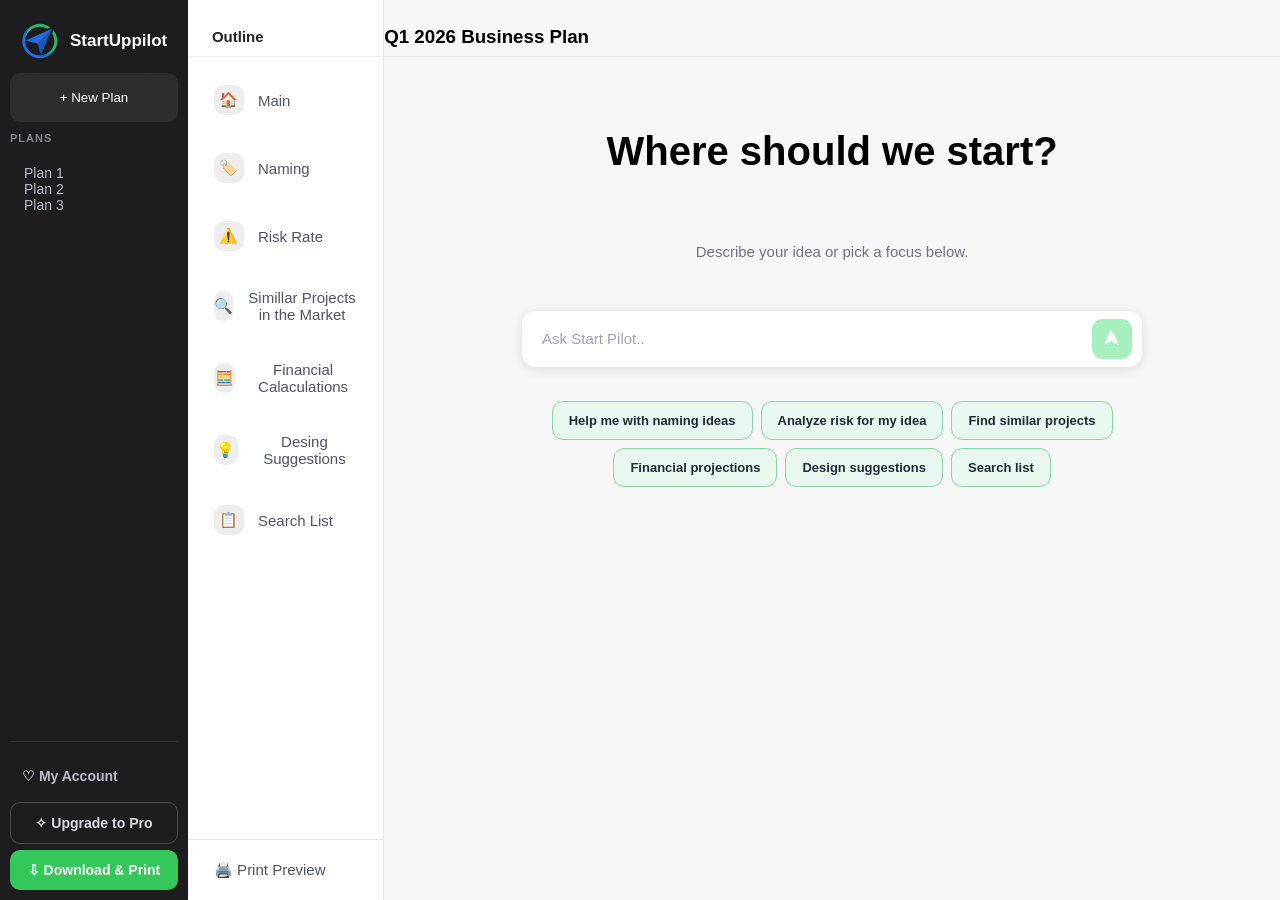
<file: proje2.html>
<!DOCTYPE html>
<html lang="en">

<head>
    <meta charset="UTF-8">
    <meta name="viewport" content="width=device-width, initial-scale=1.0">
    <title>React App</title>
    <link rel="stylesheet" href="proje2.css">
</head>

<body>

</body>
    <div id="root">
        <div class="sidebar">
            <div class="topbar">
                <div class="logo-box">
                    <img class="logo" src="logo.png" alt="logo">
                    <h1>StartUppilot</h1>
                </div>
                <div class="new-plan">
                    <button class="">+ New Plan</button>
                </div>

                <div class="plans">
                    <p>Plans</p>
                   <ul>
                        <li class="item1">Plan 1</li>
                        <li class="item1">Plan 2</li>
                        <li class="item1">Plan 3</li>
                    </ul>
                </div>
            </div>

            <div class="profilebar">
               <button class="profile-btn">♡ My Account</button> 
               <button class="upgrade-btn">✧ Upgrade to Pro</button>
               <button class="download-btn">⇩ Download & Print</button>
            </div>
        </div>
















        

        <div class="outlinePanel">

            <div>

                <div>
                    <div class="outline">
                        <h2>Outline</h2>
                    </div>
                </div>

                <div class="outline-menu">

                    <article class="main">
                        <div>🏠</div>
                        <button >Main</button>
                    </article>

                    <article class="naming">
                        <div>🏷️</div>
                        <button >Naming</button>
                    </article>

                    <article class="riskRate">
                        <div>⚠️</div>
                        <button >Risk Rate</button>
                    </article>

                    <article class="simProMark">
                        <div>🔍</div>
                        <button >Simillar Projects in the Market</button>
                    </article>

                    <article class="finCalc">
                        <div>🧮</div>
                        <button >Financial Calaculations</button>
                    </article>

                    <article class="desingSugg">
                        <div>💡</div>
                        <button >Desing Suggestions</button>
                    </article>

                    <article class="searchList">
                        <div>📋</div>
                        <button >Search List</button>
                    </article>

                </div>
              
            </div>

            <div class="print-preview">
                <button>🖨️ Print Preview</button>
            </div>
        </div>























        <div class="content">
            <h3>Q1 2026 Business Plan</h3>
            <h4>Where should we start?</h4>
            <p>Describe your idea or pick a focus below.</p>

            <form class="startup-prompt-form">
                <input type="search" placeholder="Ask Start Pilot.." />
                <button type="submit">⮝</button>
            </form>

             <div class="ai-action-btn">
                <button>Help me with naming ideas</button>
                <button>Analyze risk for my idea</button>
                <button>Find similar projects</button>
                <button>Financial projections</button>
                <button>Design suggestions</button>
                <button>Search list</button>
            </div>

        </div>

    </div>

</html>
</file>
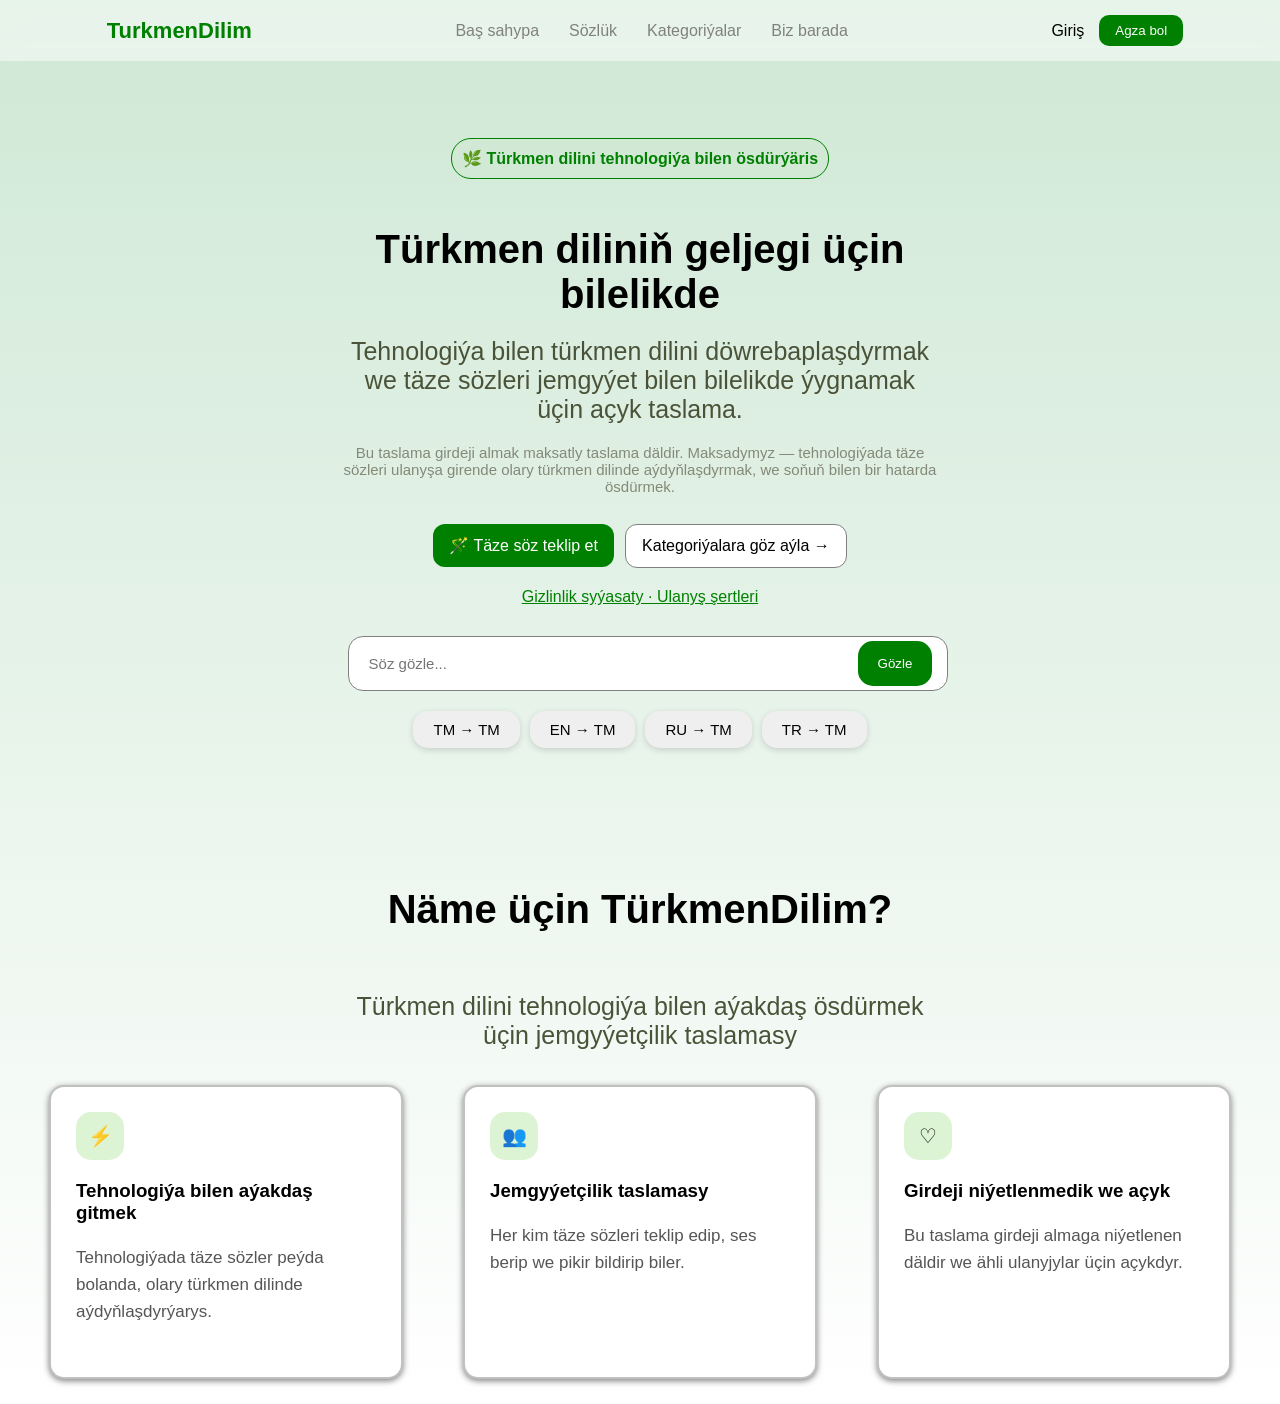
<file: test1.html>
<!DOCTYPE html>
<html lang="en">

<head>
    <meta charset="UTF-8">
    <meta name="viewport" content="width=device-width, initial-scale=1.0">
    <title>React App</title>
    <link rel="stylesheet" href="test1.css">
</head>

<body>
    <header>
        
        <nav>
            <!-- <div class="main">
                <div class="turkmen bg-red"></div>
                <div class="turkmen bg-green"></div>
                <div class="turkmen bg-blue"></div>
            </div> -->

            <div>TurkmenDilim</div>

            <ul>
                <li>Baş sahypa</li>
                <li>Sözlük</li>
                <li>Kategoriýalar</li>
                <li>Biz barada</li>
            </ul>

            <div>
                <a href="#">Giriş</a>
                <button>Agza bol</button>
            </div>
        </nav>
    </header>







    <main>
        <section>



            <div class="div1">🌿 Türkmen dilini tehnologiýa bilen ösdürýäris</div>


            <h1 class="geljek-text">Türkmen diliniň geljegi üçin bilelikde</h1>

            <p class="p1">
                Tehnologiýa bilen türkmen dilini döwrebaplaşdyrmak we täze sözleri
                jemgyýet bilen bilelikde ýygnamak üçin açyk taslama.
            </p>



            <p class="p2">
                Bu taslama girdeji almak maksatly taslama däldir. Maksadymyz —
                tehnologiýada täze sözleri ulanyşa girende olary türkmen dilinde
                aýdyňlaşdyrmak, we soňuň bilen bir hatarda ösdürmek.
            </p>

            <div class="div2">
                <button class="btn1">🪄 Täze söz teklip et</button>
                <button class="btn2">Kategoriýalara göz aýla →</button>
            </div>

            <a  class="link1" href="#">Gizlinlik syýasaty · Ulanyş şertleri</a>

            <form class="form1">
                <input type="search" placeholder="Söz gözle..." />
                <button type="submit">Gözle</button>
            </form>

            <div class="div3">
                <button>TM → TM</button>
                <button>EN → TM</button>
                <button>RU → TM</button>
                <button>TR → TM</button>
            </div>
        </section>






        <section class="section2">

            <h2>Näme üçin TürkmenDilim?</h2>
            <p class="p3">
                Türkmen dilini tehnologiýa bilen aýakdaş ösdürmek üçin jemgyýetçilik
                taslamasy
            </p>

            <div class="article01">

                <article>
                    <div>⚡</div>
                    <h3>Tehnologiýa bilen aýakdaş gitmek</h3>
                    <p>
                        Tehnologiýada täze sözler peýda bolanda, olary türkmen dilinde
                        aýdyňlaşdyrýarys.
                    </p>
                </article>

                <article>
                    <div >👥</div>
                    <h3>Jemgyýetçilik taslamasy</h3>
                    <p>
                        Her kim täze sözleri teklip edip, ses berip we pikir bildirip biler.
                    </p>
                </article>

                <article>
                    <div>♡</div>
                    <h3>Girdeji niýetlenmedik we açyk</h3>
                    <p>
                        Bu taslama girdeji almaga niýetlenen däldir we ähli ulanyjylar üçin
                        açykdyr.
                    </p>
                </article>
            </div>
        </section>
    </main>
</body>

</html>
</file>
<file: proje2.css>
/* sidebar: #1d1d1f
sidebase: #2d2d2f 
green-bg: #34c759
*/

body {
    margin: 0;
    padding: 0;
    font-family: 'Segoe UI', Tahoma, Geneva, Verdana, sans-serif;
}

#root{
    width: 100%;
    height: 100vh;
    padding: 0;
    margin: 0;
    display: flex;  /*yan yana siraladi*/

}

















/* Sidebar Design Begin */

.sidebar {
    background-color: #1d1d1f;
    width: 260px;
    display: flex;
    flex-direction: column;
    justify-content: space-between;
    padding: 10px;
    box-sizing: border-box; /*toplam genislikte tasma olmaz*/
}
.logo-box{
    display: flex;
    align-items: center;
    gap: 10px;
    padding: 10px 10px;
}
.logo{
    width: 40px;
    height: 36px;
}
.logo-box h1{
    font-size: 17px;
    color: white;
}
.new-plan{
    background-color:#2d2d2f;
    color: white;
    border: none;
    padding: 5px 20px;
    border-radius: 10px;
    cursor: pointer; 
}
.new-plan button{
    background-color: #2d2d2f;
    color: white;
    border: none;
    padding: 12px 20px;
    border-radius: 10px;
    cursor: pointer;
    width: 100%;
}

.plans{
    background-color: transparent;
    height: auto;
}
.plans p{
    color: #7d8590;
    font-size: 11px;
    font-weight: bold; /*kalin yazi*/
    text-transform: uppercase; /* buyuk harfe cevirdi*/
    margin: 10px 0 10px 0; /*alt bosluk verdik*/
    letter-spacing: 1px;

}

.plans ul{
    list-style: none;
    margin: 0;
    color: #b8bec8;
    padding: 11px 14px;
    border-radius: 9px;
    font-size: 14px;
    cursor: pointer;
}

.plans li:active{
    background-color: #363638;
    color: white;
    font-weight: bold;
    border-left: 3px solid #34c759;
}

.profilebar {
    border-top: 1px solid #2d2d2f;
    padding-top: 14px;
    display: flex;
    flex-direction: column;
    gap: 6px;
}

.profilebar button {
    width: 100%;
    padding: 12px;
    border-radius: 10px;
    cursor: pointer; /*Mouse’u elementin üstüne getirince imleci el şekline çevirir.*/
    font-weight: bold;
    font-size: 14px;
}

.profile-btn {
    background: transparent;
    color: #b8bec8;
    border: none;
    text-align: left;
}

.upgrade-btn {
    background: transparent;
    color: #d7dbe2;
    border: 1px solid #4a4a4d;
}

.download-btn {
    background-color: #34c759;
    color: white;
    border: none;
}

/* Sidebar Design End */
































/* Outline Design Begin */
.outlinePanel {
    width: 280px;
    height: 100vh;
    background-color: white;
    border-right: 1px solid #e5e5e5;
    display: flex;
    flex-direction: column;
    justify-content: space-between;
    box-sizing: border-box;
}

.outline {
    padding: 28px 24px;
    border-bottom: 1px solid #ececec;
}

.outline h2 {
    margin: 0;
    padding: 0;
    font-size: 15px;
    color: #202123;
    height:0px;
}

.outline-menu {
    padding: 14px 12px;
}

.outline-menu article {
    display: flex;
    align-items: center;
    gap: 14px;
    padding: 14px;
    border-radius: 14px;
    margin-bottom: 10px;
    cursor: pointer;
    transition: 0.2s;
}

.outline-menu article:hover {
    background-color: #ececec;
}



.outline-menu article div {
    width: 30px;
    height: 30px;
    background-color: #ededed;
    border-radius: 10px;
    display: flex;
    align-items: center;
    justify-content: center;
    font-size: 15px;
}


.outline-menu article button {
    background: none;
    border: none;
    font-size: 15px;
    font-weight: 500;
    color: #4b5563;
    cursor: pointer;
    padding: 0;
}


.print-preview {
    padding: 20px;
    border-top: 1px solid #e5e5e5;
}

.print-preview button {
    width: 100%;
    border: none;
    background: transparent;
    display: flex;
    align-items: center;
    gap: 12px;
    font-size: 15px;
    color: #4b5563;
    cursor: pointer;
}


/* Outline Design End */

























/* Content Design Begin */
.content {
    background-color: #f7f7f8;
    width: 100%;
    height: 100vh;
    box-sizing: border-box;
    display: flex;
    flex-direction: column;
}

.content h3{
    border-bottom: 1px solid #ececec;
    height: 37px;
    display: flex;
    align-items: center;
}

.content h4 {
    align-items: center;
    text-align: center;
    font-size: 40px;
}

.content p {
    text-align: center;
    color: #6b7280;
    font-size: 15px;
    margin-top: 16px;
}

.startup-prompt-form {
    width: 620px;
    height: 56px;
    margin: 36px auto 0;
    background-color: white;
    border-radius: 14px;
    box-shadow: 0 2px 12px rgba(0,0,0,0.12);
    display: flex;
    align-items: center;
    padding: 0 10px 0 18px;
    box-sizing: border-box;
}

.startup-prompt-form input {
    flex: 1;
    border: none;
    outline: none;
    font-size: 15px;
    color: #333;
}

.startup-prompt-form input::placeholder {
    color: #9ca3af;
}

.startup-prompt-form button {
    width: 40px;
    height: 40px;
    border: none;
    border-radius: 11px;
    background-color: #a7efbc;
    color: white;
    font-size: 18px;
    cursor: pointer;
}

.ai-action-btn {
    width: 620px;
    margin: 34px auto 0;
    display: flex;
    justify-content: center;
    flex-wrap: wrap;
    gap: 8px;
}

.ai-action-btn button {
    background-color: #e9f8ee;
    border: 1px solid #86d9a0;
    color: #1f2937;
    padding: 11px 16px;
    border-radius: 11px;
    font-size: 13px;
    font-weight: 600;
    cursor: pointer;
}
/* Content Design End */
</file>
<file: test1.css>
/* #cfe8d2  bgcolor*/
/* #259a46  text color*/

/* .osus-text{
    background-color: rgba(207, 232, 210, 0.5);
    margin: auto;
    width: fit-content;
    padding: 10px;
    border: solid 1px rgb(37, 154, 70, 0.5);
    border-radius: 20px;

    color: #259a46;
    font-weight: bold;
    font-family: 'Franklin Gothic Medium', 'Arial Narrow', Arial, sans-serif;
}
.geljek-text{
    margin: auto;
    width: 600px;
    text-align: center;
    font-size: 68px;
    font-family: 'Franklin Gothic Medium', 'Arial Narrow', Arial, sans-serif;
    padding: 10px;
}
.dowrebap-text{ 
    margin: auto;
    width: 600px;
    text-align: center;
    font-size: 24px;
    font-family: 'Franklin Gothic Medium', 'Arial Narrow', Arial, sans-serif;
    color: #808770;
    padding: 10px;
} */



body{
    background: linear-gradient(to bottom, #cfe8d5, white);
    margin: 0;
    font-family: Arial, sans-serif;
    
}

header{
    position:sticky;
    top: 0;
}

nav{
    display: flex;
    align-items: center; 
    background: rgba(255,255,255,0.5); /* saydam beyaz*/
    backdrop-filter: blur(10px); /*bulur*/
    justify-content: space-around;
    padding: 15px 5px;
    width: 100%;
}

nav ul {
    display: flex;
    margin: 0;
    padding: 0;
    list-style: none;
    gap:30px;  /* li arasindaki bosluklar */
    color: grey;
    
}

nav > div:first-child {
    font-weight: bold; /* kalin font*/
    font-size: 22px;
    color: green;
    
}

nav > div:last-child{
    display: flex;
    align-items: center;
    gap: 15px;
    
}

nav div a {
    text-decoration: none;
    color: black;
}

nav div button {
    background: green;
    color: white;
    border: none;
    padding: 8px 16px;
    border-radius: 10px;
    cursor: pointer;
}

.div1{
    background-color: rgba(207, 232, 210, 0.5);
    margin: auto;
    width: fit-content;
    padding: 10px;
    margin-top: 6%;
    border: solid 1px green;
    border-radius: 20px;

    color: green;
    font-weight: bold;
    font-family: 'Franklin Gothic Medium', 'Arial Narrow', Arial, sans-serif;
}

.geljek-text{
    margin: auto;
    margin-top: 3%;
    width: 600px;
    text-align: center;
    font-size: 40px;
    font-family: 'Franklin Gothic Medium', 'Arial Narrow', Arial, sans-serif;
    padding: 10px;
}
.p1{ 
    margin: auto;
    width: 600px;
    text-align: center;
    font-size: 25px;
    font-family: 'Franklin Gothic Medium', 'Arial Narrow', Arial, sans-serif;
    color: #4a5238;
    padding: 10px;
} 

.p2 {
    margin: auto;
    width: 600px;
    text-align: center;
    font-size: 15px;
    font-family: 'Franklin Gothic Medium', 'Arial Narrow', Arial, sans-serif;
    color: #848978;
    padding: 10px;
}

.div2 {
    margin: auto;
    width: fit-content;
    padding: 10px;
    font-size: 40px;
}

.btn1 {
    background-color: green; 
    border: none; 
    border-radius: 12px;
    color: white; 
    padding: 12px 16px; 
    font-size: 16px; 
    cursor: pointer; 
}

.btn2 {
    background-color: white; 
    border: 1px solid gray;
    border-radius: 12px;
    padding: 5px;
    color: rgb(0, 0, 0); 
    padding: 12px 16px; 
    font-size: 16px; 
    cursor: pointer; 
}

.link1{
    color: green;
    display: block;
    text-align: center;
    padding: 10px;
}

.form1{
    display: flex; 
    justify-content: center; /*ortaladi yatay */
    align-items: center; /*dikey ortaladi*/
    margin: 20px auto; 
}

.form1 input{
    width: 600px; /*inputun genisligi*/
    padding:18px 20px; /*element icindeki bosluk ust sag alt sol*/
    border: 1px solid gray;
    border-radius: 15px;
    font-size: 15px;
}

.form1 button{
    margin-left:-90px;
    background-color: green;
    color: white;
    border: none;
    padding: 15px 20px 15px 20px;
    border-radius: 15px;
}

.div3{
    display: flex;
    justify-content: center;
    gap: 10px; /*butonlar arasina bosluk koydu*/
}

.div3 button{
    border: none;
    padding: 10px 20px 10px 20px;
    border-radius: 15px;
    font-size: 15px;
    box-shadow: 0 2px 6px rgba(0,0,0,0.15); /* hafif gölge */


}

.div3 button:hover{ /*uzerine gelince butonun*/
  background: green;
  color: white;
}

h2{
    margin: 40px auto;
    margin-top: 3%;
    width: 600px;
    text-align: center;
    font-size: 40px;
    font-family: 'Franklin Gothic Medium', 'Arial Narrow', Arial, sans-serif;
    padding: 100px 10px 10px 10px;
}

.p3{
    margin: auto;
    width: 600px;
    text-align: center;
    font-size: 25px;
    font-family: 'Franklin Gothic Medium', 'Arial Narrow', Arial, sans-serif;
    color: #4a5238;
    padding: 10px;
}

.section2 article{
    background: white;
    border: 2px solid rgb(194, 193, 193);
    padding: 25px;
    margin:25px;
    border-radius: 15px;
    box-shadow: 0 2px 6px gray; /* x - y - bulaniklik*/
    height: 240px; 
    width: 300px;
}


article:hover{
  border-color: #00a63e; /* mouse gelince yeşil border */
}

.section2 article div{
    width: 48px;
    height: 48px;
    background: rgba(195, 235, 179, 0.559); /* saydam beyaz*/
    backdrop-filter: blur(10px); /*bulur*/
    display: flex;
    align-items: center;
    justify-content: center;
    border-radius: 15px;
    font-size: 20px;
    margin-bottom: 20px;
    
}

.section2 article h3 {
    margin-bottom: 20px;
}

.section2 article p{
    color: #555; 
    line-height: 1.6; 
    font-size: 17px; 
}

.article01{
    display: flex;
    align-items: center;
    justify-content: center;
    gap: 10px;
}
</file>
